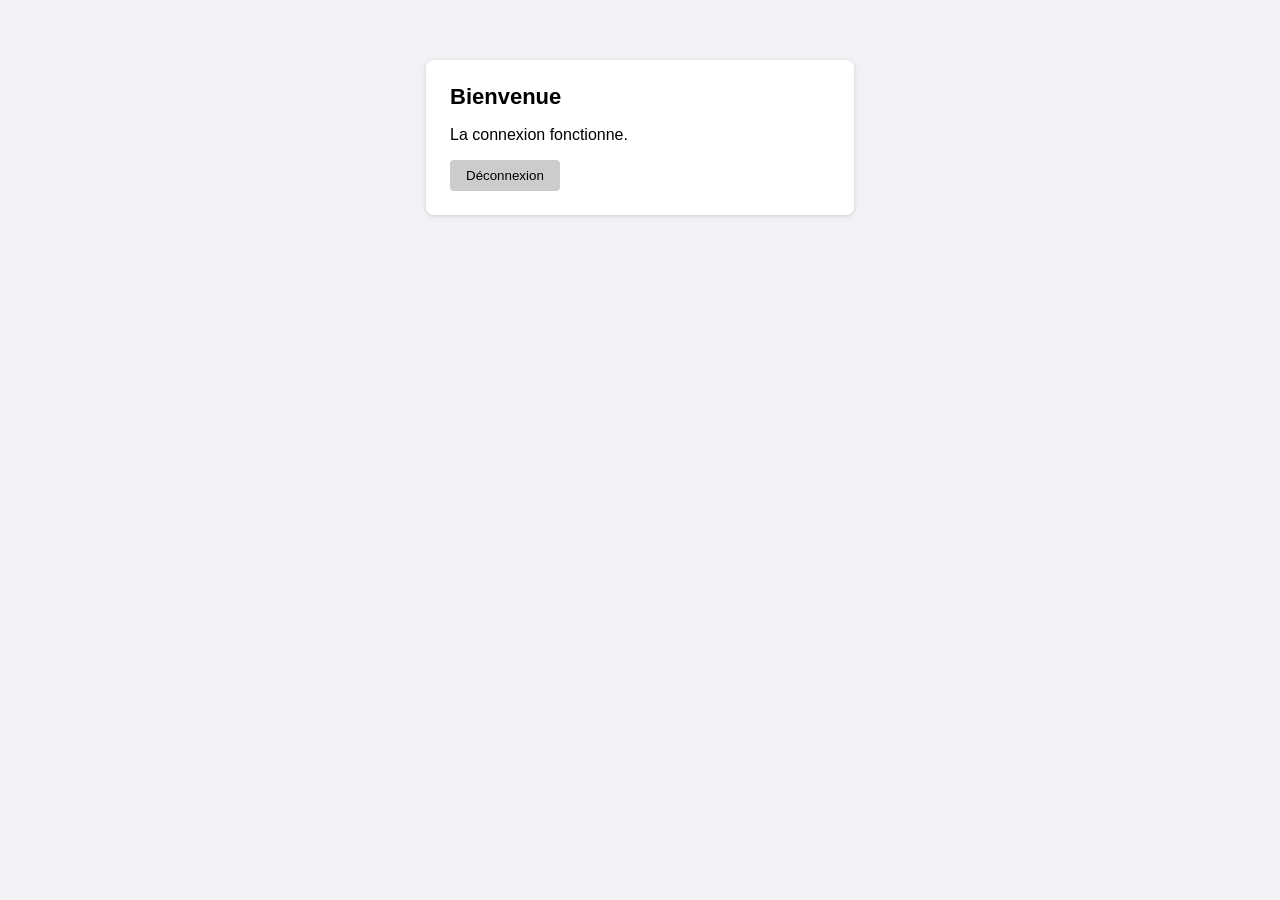
<file: TP-GitLab/ajax-20261126/depart/index.html>
<!DOCTYPE html>
<html lang="fr">
<head>
  <meta charset="UTF-8">
  <meta name="viewport" content="width=device-width, initial-scale=1.0">
  <title>Accueil</title>
  <link rel="stylesheet" href="style.css">
  <script defer>
    async function chargerMembre() {
      const response = await fetch("moi.php");
      if (response.status === 401) {          // pas connecté : retour au login
        window.location.href = "login.html";
        return;
      }
      const data = await response.json();
      document.getElementById("nom").textContent = data.membre.nom;
    }

    document.addEventListener("DOMContentLoaded", () => {
      document.getElementById("logout").addEventListener("click", async () => {
        await fetch("logout.php");
        window.location.href = "login.html";
      });
      chargerMembre();
    });
  </script>
</head>
<body>
  <main class="carte">
    <h1>Bienvenue <span id="nom"></span></h1>
    <p>La connexion fonctionne.</p>
    <button id="logout" type="button" class="secondaire">Déconnexion</button>
  </main>
</body>
</html>
</file>
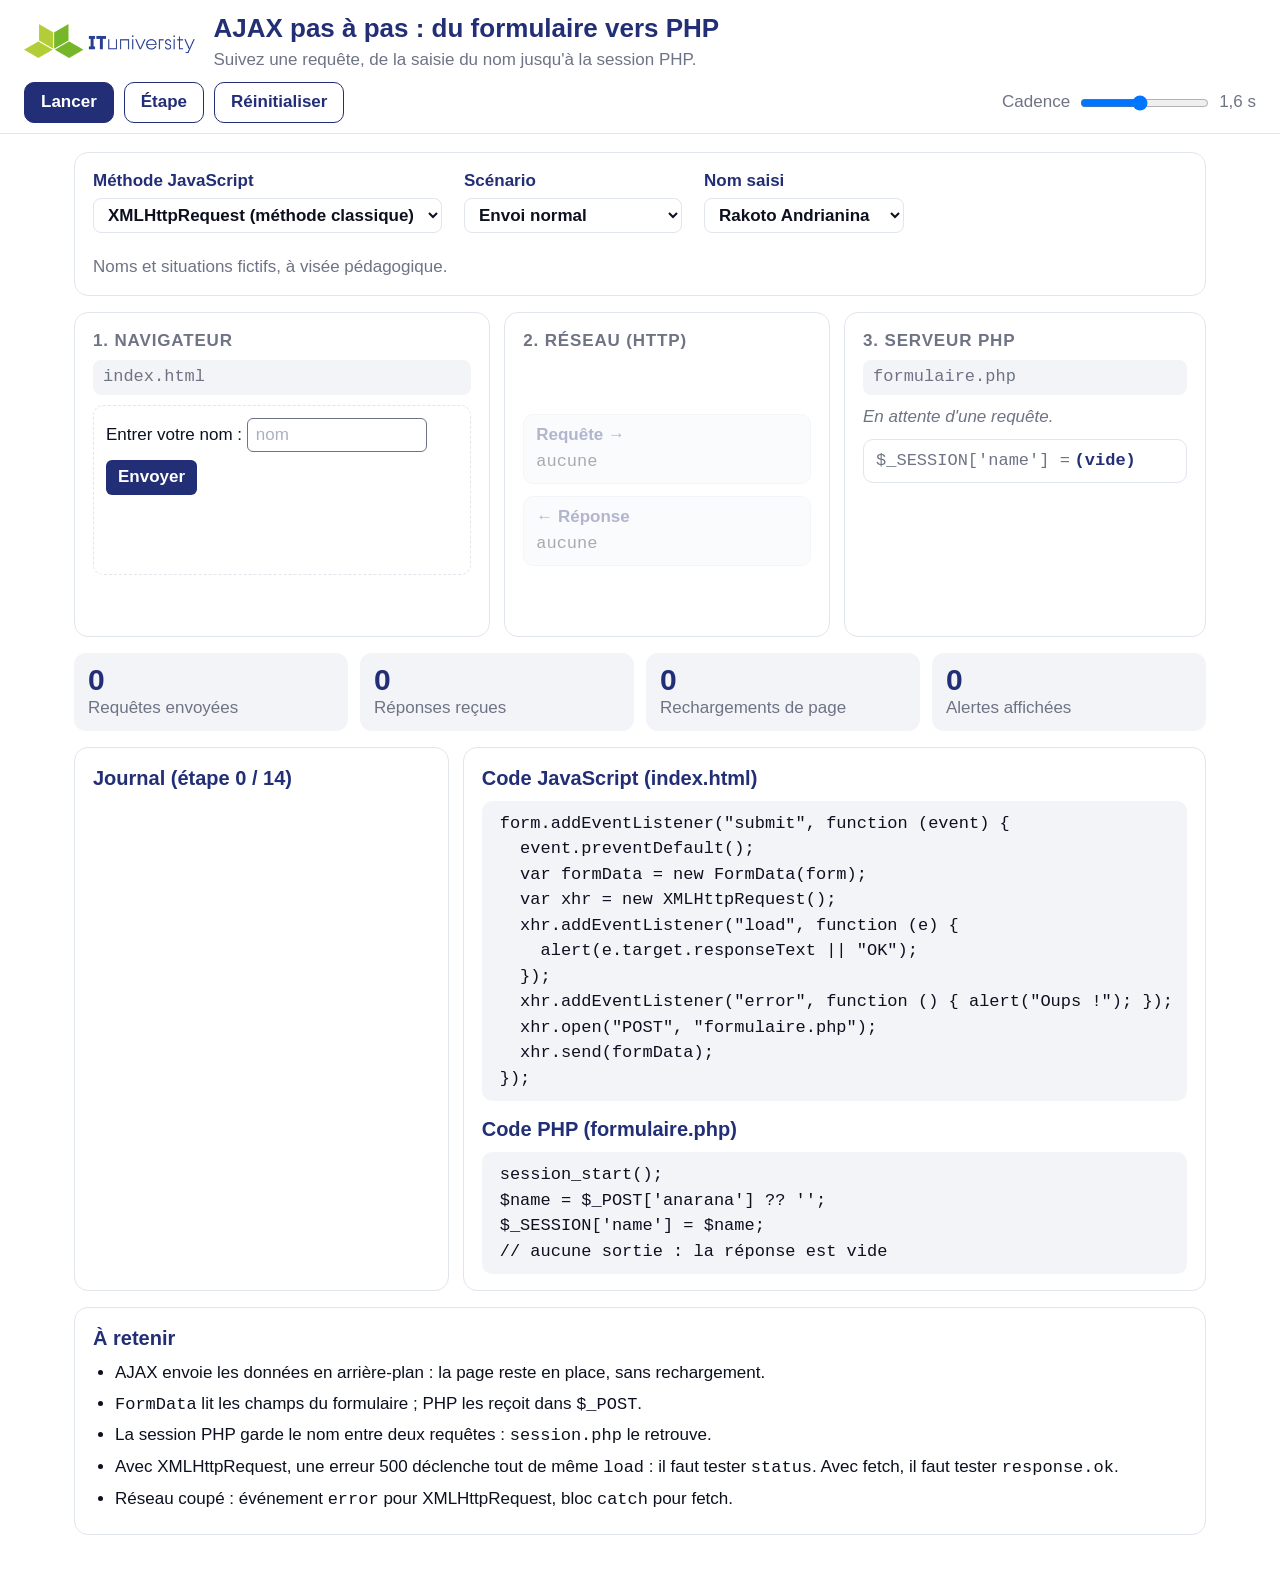
<file: TP-GitLab/ajax-visualiseur.html/ajax-visualiseur.html>
<!DOCTYPE html>
<html lang="fr">
<head>
<meta charset="UTF-8">
<meta name="viewport" content="width=device-width, initial-scale=1.0">
<title>AJAX pas à pas : du formulaire vers PHP</title>
<style>
:root{
  --navy:#222E76; --navy2:#283D91; --green:#76B729; --green-l:#B3CD38;
  --ink:#0C101F; --muted:#6E7385; --block:#F2F4F7; --line:#E1E5EC; --red:#C0392B;
  --green-bg:#EDF6DE; --red-bg:#FBEAE8;
}
*{box-sizing:border-box}
body{margin:0;background:#fff;color:var(--ink);font-family:Calibri,Carlito,"Segoe UI",Arial,sans-serif;font-size:17px;line-height:1.45}
code,pre,.mono{font-family:Consolas,"Courier New",monospace}
header{position:sticky;top:0;z-index:10;background:#fff;border-bottom:1px solid var(--line);padding:10px 24px}
.head-top{display:flex;align-items:center;gap:18px;flex-wrap:wrap}
.head-top img{height:34px;width:auto}
h1{margin:0;font-size:26px;color:var(--navy)}
.sub{color:var(--muted);font-size:17px}
.controls{display:flex;align-items:center;gap:10px;flex-wrap:wrap;margin-top:10px}
button{font:inherit;font-weight:700;border-radius:10px;border:1px solid var(--navy);background:#fff;color:var(--navy);padding:7px 16px;cursor:pointer}
button.primary{background:var(--navy);color:#fff}
button:disabled{opacity:.4;cursor:default}
button:focus-visible,select:focus-visible,input:focus-visible{outline:3px solid var(--green);outline-offset:2px}
.speed{display:flex;align-items:center;gap:8px;color:var(--muted);margin-left:auto}
main{max-width:1180px;margin:0 auto;padding:18px 24px 40px}
.card{background:#fff;border:1px solid var(--line);border-radius:14px;padding:16px 18px}
.card h2{margin:0 0 8px;font-size:20px;color:var(--navy)}
.config{display:flex;gap:22px;flex-wrap:wrap;align-items:flex-end;margin-bottom:16px}
.config label{display:flex;flex-direction:column;gap:4px;font-weight:700;color:var(--navy);font-size:17px}
select,input[type=text]{font:inherit;padding:6px 10px;border:1px solid var(--line);border-radius:8px;background:#fff;color:var(--ink);min-width:200px}
.note{color:var(--muted);font-size:17px}
.stage{display:grid;grid-template-columns:1.15fr .9fr 1fr;gap:14px;margin-bottom:16px}
@media(max-width:900px){.stage{grid-template-columns:1fr}}
.zone{transition:border-color .2s, background .2s}
.zone.active{border-color:var(--navy);box-shadow:0 0 0 2px rgba(34,46,118,.15)}
.zone-label{font-weight:700;color:var(--muted);letter-spacing:.05em;font-size:17px;text-transform:uppercase;margin-bottom:6px}
.url{background:var(--block);border-radius:8px;padding:5px 10px;font-family:Consolas,monospace;font-size:17px;color:var(--muted);margin-bottom:10px}
.page{min-height:170px;background:#fff;border:1px dashed var(--line);border-radius:10px;padding:12px;position:relative}
.fake-input{display:inline-block;min-width:180px;min-height:34px;border:1px solid var(--muted);border-radius:6px;padding:4px 8px;background:#fff;vertical-align:middle}
.fake-input.ph{color:#aab0bf}
.fake-btn{display:inline-block;background:var(--navy);color:#fff;border-radius:6px;padding:5px 12px;font-weight:700;margin-top:8px}
.fake-btn.click{background:var(--green)}
.badge{display:inline-block;border-radius:999px;padding:2px 10px;font-weight:700;font-size:17px;margin-top:8px}
.b-green{background:var(--green-bg);color:#3f6d10}
.b-navy{background:#E8EAF5;color:var(--navy)}
.b-red{background:var(--red-bg);color:var(--red)}
.fd{margin-top:8px;font-family:Consolas,monospace;font-size:17px;background:var(--block);border-radius:8px;padding:5px 10px}
.alertbox{margin-top:10px;border:2px solid var(--navy);border-radius:10px;padding:8px 12px;background:#fff;box-shadow:0 4px 14px rgba(34,46,118,.18)}
.alertbox.bad{border-color:var(--red);background:var(--red-bg)}
.alertbox .t{font-weight:700;color:var(--muted);font-size:17px}
.net{min-height:260px;display:flex;flex-direction:column;gap:12px;justify-content:center}
.msg{border:1px solid var(--line);border-radius:10px;padding:8px 12px;background:var(--block);font-family:Consolas,monospace;font-size:17px;min-height:70px;white-space:pre-wrap}
.msg.idle{opacity:.35}
.msg .dir{display:block;font-family:Calibri,Carlito,Arial,sans-serif;font-weight:700;color:var(--navy);margin-bottom:2px}
.msg.ok{background:var(--green-bg);border-color:var(--green-l)}
.msg.err{background:var(--red-bg);border-color:var(--red)}
.srv-line{font-family:Consolas,monospace;font-size:17px;padding:3px 8px;border-radius:6px;margin-bottom:4px;background:var(--block)}
.srv-line.err{background:var(--red-bg);color:var(--red)}
.sessionbox{margin-top:10px;border:1px solid var(--line);border-radius:10px;padding:8px 12px}
.sessionbox .k{font-family:Consolas,monospace;color:var(--muted)}
.sessionbox .v{font-family:Consolas,monospace;font-weight:700;color:var(--navy)}
.pop{animation:pop .45s ease-out}
@keyframes pop{from{opacity:0;transform:translateY(8px) scale(.97)}to{opacity:1;transform:none}}
@media(prefers-reduced-motion:reduce){.pop{animation:none}}
.counters{display:grid;grid-template-columns:repeat(4,1fr);gap:12px;margin-bottom:16px}
@media(max-width:700px){.counters{grid-template-columns:repeat(2,1fr)}}
.counter{background:var(--block);border-radius:12px;padding:10px 14px}
.counter .n{font-size:30px;font-weight:700;color:var(--navy);line-height:1.1}
.counter .l{color:var(--muted);font-size:17px}
.two{display:grid;grid-template-columns:1fr 1fr;gap:14px;margin-bottom:16px}
@media(max-width:900px){.two{grid-template-columns:1fr}}
#log{list-style:none;margin:0;padding:0;max-height:300px;overflow:auto}
#log li{display:flex;gap:6px;padding:6px 10px;border-radius:8px;margin-bottom:4px;border:1px solid transparent}
#log li.cur{border-color:var(--navy);background:#F5F6FB}
#log li.bad{color:var(--red)}
#log li .n{flex:none;min-width:28px;font-weight:700;color:var(--green)}
pre.code{margin:0;background:var(--block);border-radius:10px;padding:10px 0;overflow:auto;font-size:17px;line-height:1.5}
pre.code div{padding:0 14px;white-space:pre;border-left:4px solid transparent}
pre.code div.hl{background:var(--green-bg);border-left-color:var(--green)}
.retenir ul{margin:6px 0 0;padding-left:22px}
.retenir li{margin-bottom:6px}
.empty{color:var(--muted);font-style:italic}
</style>
</head>
<body>
<header>
  <div class="head-top">
    <img alt="ITUniversity" src="[data-uri]">
    <div>
      <h1>AJAX pas à pas : du formulaire vers PHP</h1>
      <div class="sub">Suivez une requête, de la saisie du nom jusqu'à la session PHP.</div>
    </div>
  </div>
  <div class="controls" role="group" aria-label="Contrôles">
    <button id="bPlay" class="primary">Lancer</button>
    <button id="bStep">Étape</button>
    <button id="bReset">Réinitialiser</button>
    <label class="speed">Cadence
      <input id="speed" type="range" min="400" max="3000" step="100" value="1600" aria-label="Cadence de lecture">
      <span id="speedTxt">1,6 s</span>
    </label>
  </div>
</header>

<main>
  <section class="card config" aria-label="Réglages">
    <label>Méthode JavaScript
      <select id="method">
        <option value="xhr">XMLHttpRequest (méthode classique)</option>
        <option value="fetch">fetch (méthode moderne)</option>
      </select>
    </label>
    <label>Scénario
      <select id="scen">
        <option value="ok">Envoi normal</option>
        <option value="vide">Champ laissé vide</option>
        <option value="500">Erreur 500 du serveur</option>
        <option value="reseau">Réseau coupé</option>
      </select>
    </label>
    <label>Nom saisi
      <select id="name">
        <option>Rakoto Andrianina</option>
        <option>Rasoa Miora</option>
        <option>Randria Tiana</option>
        <option>Rabe Hery</option>
        <option>Razafy Fanja</option>
      </select>
    </label>
    <div class="note">Noms et situations fictifs, à visée pédagogique.</div>
  </section>

  <section class="stage" aria-label="Visualisation">
    <div class="card zone" id="zNav">
      <div class="zone-label">1. Navigateur</div>
      <div class="url" id="url">index.html</div>
      <div class="page" id="page"></div>
    </div>
    <div class="card zone" id="zNet">
      <div class="zone-label">2. Réseau (HTTP)</div>
      <div class="net">
        <div class="msg idle" id="reqBox"><span class="dir">Requête →</span>aucune</div>
        <div class="msg idle" id="respBox"><span class="dir">← Réponse</span>aucune</div>
      </div>
    </div>
    <div class="card zone" id="zSrv">
      <div class="zone-label">3. Serveur PHP</div>
      <div class="url">formulaire.php</div>
      <div id="srvLines"><div class="empty">En attente d'une requête.</div></div>
      <div class="sessionbox"><span class="k">$_SESSION['name'] =</span> <span class="v" id="sessVal">(vide)</span></div>
    </div>
  </section>

  <section class="counters" aria-label="Compteurs">
    <div class="counter"><div class="n" id="cReq">0</div><div class="l">Requêtes envoyées</div></div>
    <div class="counter"><div class="n" id="cResp">0</div><div class="l">Réponses reçues</div></div>
    <div class="counter"><div class="n" id="cReload">0</div><div class="l">Rechargements de page</div></div>
    <div class="counter"><div class="n" id="cAlert">0</div><div class="l">Alertes affichées</div></div>
  </section>

  <section class="two">
    <div class="card">
      <h2>Journal (étape <span id="stepNo">0</span> / <span id="stepTot">0</span>)</h2>
      <ol id="log"></ol>
    </div>
    <div class="card">
      <h2>Code JavaScript (index.html)</h2>
      <pre class="code" id="codeJs"></pre>
      <h2 style="margin-top:14px">Code PHP (formulaire.php)</h2>
      <pre class="code" id="codePhp"></pre>
    </div>
  </section>

  <section class="card retenir">
    <h2>À retenir</h2>
    <ul>
      <li>AJAX envoie les données en arrière-plan : la page reste en place, sans rechargement.</li>
      <li><code>FormData</code> lit les champs du formulaire ; PHP les reçoit dans <code>$_POST</code>.</li>
      <li>La session PHP garde le nom entre deux requêtes : <code>session.php</code> le retrouve.</li>
      <li>Avec XMLHttpRequest, une erreur 500 déclenche tout de même <code>load</code> : il faut tester <code>status</code>. Avec fetch, il faut tester <code>response.ok</code>.</li>
      <li>Réseau coupé : événement <code>error</code> pour XMLHttpRequest, bloc <code>catch</code> pour fetch.</li>
    </ul>
  </section>
</main>

<script>
(function(){
"use strict";
var $ = function(id){ return document.getElementById(id); };
var esc = function(s){ return String(s).replace(/[&<>"]/g, function(c){ return {"&":"&amp;","<":"&lt;",">":"&gt;",'"':"&quot;"}[c]; }); };

var CODE_XHR = [
 ["x1","form.addEventListener(\"submit\", function (event) {"],
 ["x2","  event.preventDefault();"],
 ["x3","  var formData = new FormData(form);"],
 ["x4","  var xhr = new XMLHttpRequest();"],
 ["x5","  xhr.addEventListener(\"load\", function (e) {"],
 ["x5b","    alert(e.target.responseText || \"OK\");"],
 ["x5c","  });"],
 ["x6","  xhr.addEventListener(\"error\", function () { alert(\"Oups !\"); });"],
 ["x7","  xhr.open(\"POST\", \"formulaire.php\");"],
 ["x8","  xhr.send(formData);"],
 ["x9","});"]
];
var CODE_FETCH = [
 ["f1","form.addEventListener(\"submit\", async (event) => {"],
 ["f2","  event.preventDefault();"],
 ["f3","  const formData = new FormData(form);"],
 ["f4","  try {"],
 ["f5","    const response = await fetch(\"formulaire.php\","],
 ["f5b","      { method: \"POST\", body: formData });"],
 ["f6","    if (!response.ok) throw new Error(\"Erreur HTTP \" + response.status);"],
 ["f7","    const text = await response.text();"],
 ["f8","    alert(text !== \"\" ? text : \"OK\");"],
 ["f9","  } catch (error) { alert(\"Oups ! \" + error.message); }"],
 ["f10","});"]
];
var CODE_PHP = [
 ["p1","session_start();"],
 ["p2","$name = $_POST['anarana'] ?? '';"],
 ["p3","$_SESSION['name'] = $name;"],
 ["p4","// aucune sortie : la réponse est vide"]
];

var steps = [], idx = -1, timer = null, playing = false, view, opts;

function readOpts(){ opts = { method:$("method").value, scen:$("scen").value, name:$("name").value }; }

function resetView(){
  view = { formVal:"", clicked:false, noReload:false, fd:null, pending:false,
    req:null, reqKind:"", resp:null, respKind:"", srv:[], sess:"(vide)",
    alertMsg:null, alertBad:false, page:"form", pageName:null, url:"index.html",
    cReq:0, cResp:0, cReload:0, cAlert:0, fresh:"", zone:"", hl:[], hlp:[] };
}

function build(){
  var m = opts.method, sc = opts.scen;
  var name = (sc === "vide") ? "" : opts.name;
  var shown = name === "" ? "(vide)" : "« " + name + " »";
  var isX = m === "xhr";
  var first = isX ? "x" : "f";
  var S = [];
  function add(o){ S.push(o); }

  add({ zone:"nav", hl:[], log: name === ""
      ? "Le champ du nom reste vide. L'utilisateur clique sur Envoyer."
      : "L'utilisateur saisit " + shown + " puis clique sur Envoyer.",
    apply:function(v){ v.formVal = name; v.clicked = true; v.fresh = "page"; } });

  add({ zone:"nav", hl:[first+"1", first+"2"],
    log:"L'événement submit se déclenche. preventDefault() bloque l'envoi classique : la page ne se recharge pas.",
    apply:function(v){ v.noReload = true; v.fresh = "page"; } });

  add({ zone:"nav", hl:[first+"3"],
    log:"FormData lit les champs du formulaire : anarana = " + (name === "" ? "\"\"" : "\"" + name + "\"") + ".",
    apply:function(v){ v.fd = name; v.fresh = "fd"; } });

  add({ zone:"nav", hl: isX ? ["x4","x5","x5b","x5c","x6","x7","x8"] : ["f5","f5b"],
    log: isX
      ? "XMLHttpRequest : on branche les événements load et error, puis open() et send() lancent la requête."
      : "fetch() lance la requête et rend une promesse. await met la fonction en pause sans bloquer la page.",
    apply:function(v){ v.pending = true; v.fresh = "page"; } });

  if (sc === "reseau"){
    add({ zone:"net", hl:[], log:"Le réseau est coupé : la requête POST n'atteint jamais le serveur.",
      apply:function(v){ v.req = "POST /formulaire.php\nanarana=" + name; v.reqKind = "err"; v.cReq++; v.resp = "Aucune réponse : connexion impossible"; v.respKind = "err"; v.fresh = "req"; } });
    add({ zone:"nav", hl: isX ? ["x6"] : ["f9"],
      log: isX ? "L'événement error se déclenche côté navigateur."
               : "La promesse est rejetée (TypeError) : le bloc catch prend la main.",
      apply:function(v){ v.pending = false; v.fresh = "page"; } });
    add({ zone:"nav", hl: isX ? ["x6"] : ["f9"],
      log:"Alerte d'erreur affichée. Le serveur n'a rien reçu, la session reste inchangée.", bad:true,
      apply:function(v){ v.alertMsg = isX ? "Oups ! Quelque chose s'est mal passé." : "Oups ! Failed to fetch"; v.alertBad = true; v.cAlert++; v.fresh = "alert"; } });
    return S;
  }

  add({ zone:"net", hl:[], log:"La requête HTTP POST /formulaire.php voyage vers le serveur, avec anarana = " + (name === "" ? "\"\"" : "\"" + name + "\"") + ".",
    apply:function(v){ v.req = "POST /formulaire.php\nanarana=" + name; v.reqKind = ""; v.cReq++; v.fresh = "req"; } });

  add({ zone:"srv", hl:[], hlp:["p1"], log:"PHP démarre la session avec session_start().",
    apply:function(v){ v.srv = [{t:"session_start();"}]; v.fresh = "srv"; } });

  if (sc === "500"){
    add({ zone:"srv", hl:[], hlp:["p2"], bad:true,
      log:"Une erreur interne survient avant l'écriture en session : le nom n'est pas enregistré.",
      apply:function(v){ v.srv.push({t:"Erreur interne du serveur", err:true}); v.fresh = "srv"; } });
    add({ zone:"net", hl:[], log:"Le serveur répond 500 avec un corps vide.", bad:true,
      apply:function(v){ v.resp = "500 Internal Server Error\ncorps vide"; v.respKind = "err"; v.cResp++; v.fresh = "resp"; } });
    if (isX){
      add({ zone:"nav", hl:["x5","x5b"], bad:true,
        log:"load se déclenche quand même : XMLHttpRequest ne sépare pas succès et erreur HTTP. Sans test de status, le code croit à un succès.",
        apply:function(v){ v.pending = false; v.fresh = "page"; } });
      add({ zone:"nav", hl:["x5b"], bad:true,
        log:"Alerte « OK » affichée alors que la requête a échoué : réponse trompeuse.",
        apply:function(v){ v.alertMsg = "OK"; v.alertBad = true; v.cAlert++; v.fresh = "alert"; } });
    } else {
      add({ zone:"nav", hl:["f6"],
        log:"response.ok vaut false : le code lève une erreur et le bloc catch prend la main.",
        apply:function(v){ v.pending = false; v.fresh = "page"; } });
      add({ zone:"nav", hl:["f9"],
        log:"Alerte d'erreur affichée : la panne est bien signalée à l'utilisateur.",
        apply:function(v){ v.alertMsg = "Oups ! Erreur HTTP 500"; v.alertBad = true; v.cAlert++; v.fresh = "alert"; } });
    }
    return S;
  }

  add({ zone:"srv", hl:[], hlp:["p2"],
    log:"PHP lit $_POST['anarana'] : " + (name === "" ? "valeur absente ou vide, l'opérateur ?? donne une chaîne vide." : "\"" + name + "\"."),
    apply:function(v){ v.srv.push({t:"$name = " + (name === "" ? "''" : "'" + name + "'") + ";"}); v.fresh = "srv"; } });

  add({ zone:"srv", hl:[], hlp:["p3"],
    log:"Le nom est écrit dans $_SESSION['name'] : il reste sur le serveur après cette requête.",
    apply:function(v){ v.sess = name === "" ? "''" : "'" + name + "'"; v.srv.push({t:"$_SESSION['name'] = $name;"}); v.fresh = "sess"; } });

  add({ zone:"net", hl:[], hlp:["p4"], log:"PHP n'écrit rien : la réponse est 200 OK avec un corps vide.",
    apply:function(v){ v.resp = "200 OK\ncorps vide"; v.respKind = "ok"; v.cResp++; v.fresh = "resp"; } });

  add({ zone:"nav", hl: isX ? ["x5","x5b"] : ["f6","f7"],
    log: isX ? "L'événement load se déclenche : responseText est vide."
             : "response.ok vaut true ; text() lit le corps de la réponse (vide).",
    apply:function(v){ v.pending = false; v.fresh = "page"; } });

  add({ zone:"nav", hl: isX ? ["x5b"] : ["f8"],
    log:"Texte vide : l'alerte affiche « OK ». La page n'a pas été rechargée.",
    apply:function(v){ v.alertMsg = "OK"; v.alertBad = false; v.cAlert++; v.fresh = "alert"; } });

  add({ zone:"net", hl:[], log:"Clic sur « Voir le nom » : nouvelle requête GET /session.php. Cette fois, la page se recharge.",
    apply:function(v){ v.req = "GET /session.php"; v.reqKind = ""; v.cReq++; v.cReload++; v.alertMsg = null; v.url = "session.php"; v.fresh = "req"; } });

  add({ zone:"srv", hl:[], log:"session.php relit $_SESSION['name'] et construit la page HTML.",
    apply:function(v){ v.srv = [{t:"session_start();"},{t:"$name = $_SESSION['name'];"}]; v.fresh = "srv"; } });

  add({ zone:"nav", hl:[], log: name === ""
      ? "La page affiche « Votre nom : » sans valeur, car le champ était vide."
      : "La page affiche « Votre nom : " + name + " ». La donnée envoyée en AJAX est restée sur le serveur.",
    apply:function(v){ v.page = "session"; v.pageName = name; v.resp = "200 OK\nPage HTML : Votre nom : " + name; v.respKind = "ok"; v.cResp++; v.fresh = "page"; } });

  return S;
}

function codeHtml(lines, hl){
  return lines.map(function(l){
    return "<div class=\"" + (hl.indexOf(l[0]) >= 0 ? "hl" : "") + "\">" + esc(l[1]) + "</div>";
  }).join("");
}

function pop(id, key){ var el = $(id); if (el && view.fresh === key){ el.classList.remove("pop"); void el.offsetWidth; el.classList.add("pop"); } }

function render(){
  var v = view;
  ["zNav","zNet","zSrv"].forEach(function(z){ $(z).classList.remove("active"); });
  if (v.zone) $({nav:"zNav",net:"zNet",srv:"zSrv"}[v.zone]).classList.add("active");

  $("url").textContent = v.url;
  var h = "";
  if (v.page === "form"){
    h += "<label>Entrer votre nom : </label> ";
    h += "<span class=\"fake-input" + (v.formVal === "" ? " ph" : "") + "\">" + (v.formVal === "" ? (v.clicked ? "(vide)" : "nom") : esc(v.formVal)) + "</span><br>";
    h += "<span class=\"fake-btn" + (v.clicked ? " click" : "") + "\">Envoyer</span>";
    if (v.noReload) h += "<br><span class=\"badge b-green\">Page non rechargée</span>";
    if (v.fd !== null) h += "<div class=\"fd\" id=\"fd\">FormData : anarana = \"" + esc(v.fd) + "\"</div>";
    if (v.pending) h += "<br><span class=\"badge b-navy\">Requête en cours… la page reste utilisable</span>";
    if (v.alertMsg !== null) h += "<div class=\"alertbox" + (v.alertBad ? " bad" : "") + "\" id=\"alert\"><div class=\"t\">Alerte du navigateur</div>" + esc(v.alertMsg) + "</div>";
  } else {
    h += "<p>Votre nom : <b>" + esc(v.pageName) + "</b></p><span class=\"badge b-navy\">Page rechargée</span>";
  }
  $("page").innerHTML = h;
  pop("page","page"); pop("fd","fd"); pop("alert","alert");

  var rb = $("reqBox"), sb = $("respBox");
  rb.className = "msg" + (v.req ? (v.reqKind ? " " + v.reqKind : "") : " idle");
  rb.innerHTML = "<span class=\"dir\">Requête →</span>" + (v.req ? esc(v.req) : "aucune");
  sb.className = "msg" + (v.resp ? (v.respKind ? " " + v.respKind : "") : " idle");
  sb.innerHTML = "<span class=\"dir\">← Réponse</span>" + (v.resp ? esc(v.resp) : "aucune");
  pop("reqBox","req"); pop("respBox","resp");

  $("srvLines").innerHTML = v.srv.length
    ? v.srv.map(function(l){ return "<div class=\"srv-line" + (l.err ? " err" : "") + "\">" + esc(l.t) + "</div>"; }).join("")
    : "<div class=\"empty\">En attente d'une requête.</div>";
  $("sessVal").textContent = v.sess;
  pop("srvLines","srv"); pop("sessVal","sess");

  $("cReq").textContent = v.cReq; $("cResp").textContent = v.cResp;
  $("cReload").textContent = v.cReload; $("cAlert").textContent = v.cAlert;

  $("codeJs").innerHTML = codeHtml(opts.method === "xhr" ? CODE_XHR : CODE_FETCH, v.hl);
  $("codePhp").innerHTML = codeHtml(CODE_PHP, v.hlp);

  $("stepNo").textContent = Math.max(idx + 1, 0);
  $("stepTot").textContent = steps.length;
  $("bStep").disabled = idx >= steps.length - 1;
  $("bPlay").disabled = idx >= steps.length - 1 && !playing;
  $("bPlay").textContent = playing ? "Pause" : (idx >= 0 && idx < steps.length - 1 ? "Reprendre" : "Lancer");
}

function addLog(i){
  var s = steps[i], li = document.createElement("li");
  li.className = "cur" + (s.bad ? " bad" : "");
  li.innerHTML = "<span class=\"n\">" + (i + 1) + ".</span><span>" + esc(s.log) + "</span>";
  var prev = $("log").querySelector(".cur"); if (prev) prev.classList.remove("cur");
  $("log").appendChild(li);
  $("log").scrollTop = $("log").scrollHeight;
}

function stepOnce(){
  if (idx >= steps.length - 1) return false;
  idx++;
  var s = steps[idx];
  s.apply(view);
  view.zone = s.zone; view.hl = s.hl || []; view.hlp = s.hlp || [];
  addLog(idx);
  render();
  return idx < steps.length - 1;
}

function stop(){ playing = false; if (timer){ clearTimeout(timer); timer = null; } }
function tick(){
  if (!playing) return;
  var more = stepOnce();
  if (more) timer = setTimeout(tick, +$("speed").value);
  else { playing = false; render(); }
}

function reset(){
  stop(); readOpts(); resetView(); steps = build(); idx = -1;
  $("log").innerHTML = ""; render();
}

$("bPlay").addEventListener("click", function(){
  if (playing){ stop(); render(); return; }
  if (idx >= steps.length - 1) return;
  playing = true; render(); tick();
});
$("bStep").addEventListener("click", function(){ stop(); stepOnce(); render(); });
$("bReset").addEventListener("click", reset);
["method","scen","name"].forEach(function(id){ $(id).addEventListener("change", reset); });
$("speed").addEventListener("input", function(){ $("speedTxt").textContent = (this.value / 1000).toFixed(1).replace(".", ",") + " s"; });

reset();
})();
</script>
</body>
</html>
</file>
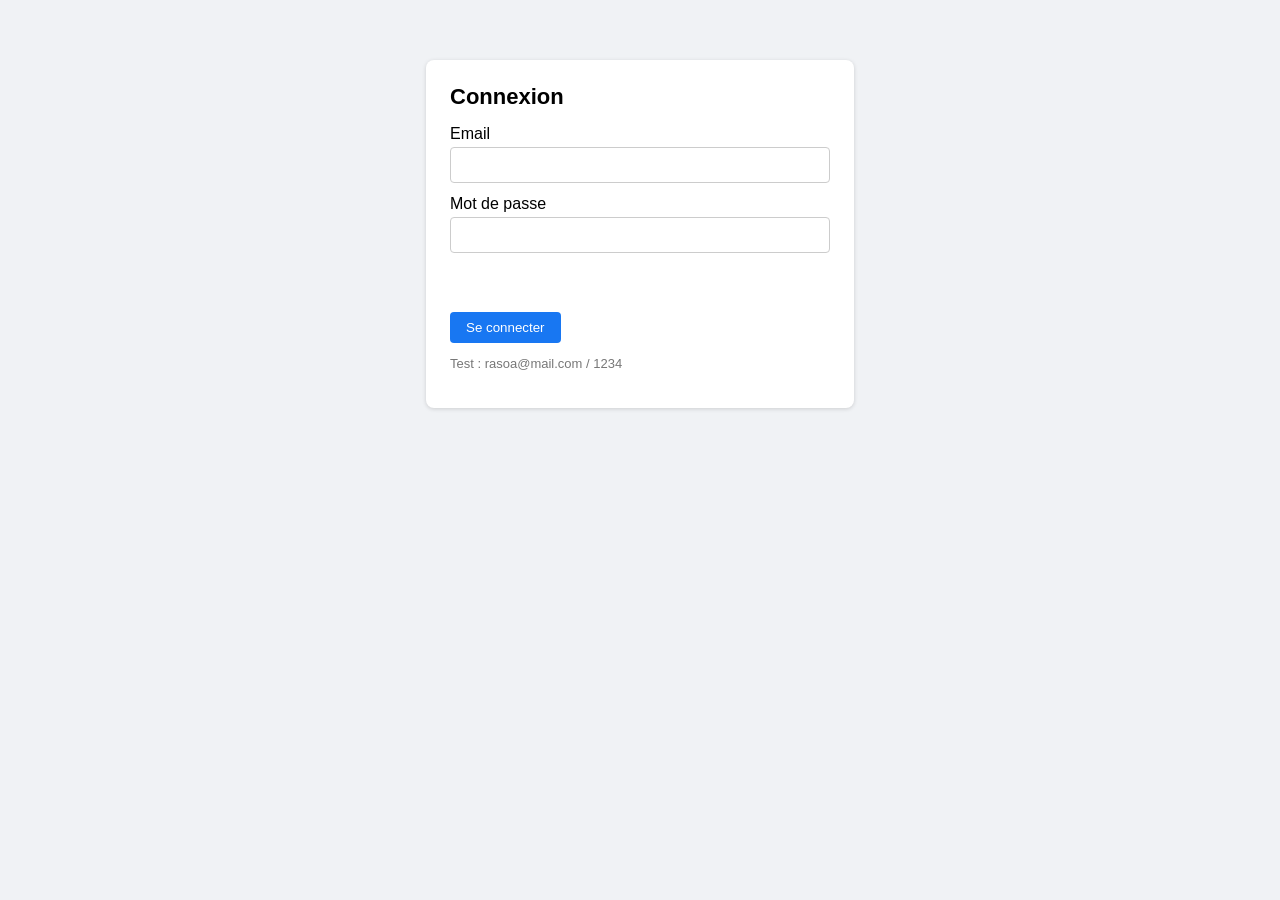
<file: TP-GitLab/ajax-20261126/depart/login.html>
<!DOCTYPE html>
<html lang="fr">
<head>
  <meta charset="UTF-8">
  <meta name="viewport" content="width=device-width, initial-scale=1.0">
  <title>Connexion</title>
  <link rel="stylesheet" href="style.css">
  <script defer>
    async function sendLogin(form) {
      const erreur = document.getElementById("erreur");
      erreur.textContent = "";

      try {
        const response = await fetch("login.php", {
          method: "POST",
          body: new FormData(form)
        });
        // Le serveur répond en JSON, y compris pour l'erreur 401
        const data = await response.json();

        if (data.ok) {
          window.location.href = "index.html";
        } else {
          erreur.textContent = data.message;
        }
      } catch (error) {
        erreur.textContent = "Oups ! Quelque chose s'est mal passé : " + error.message;
      }
    }

    document.addEventListener("DOMContentLoaded", () => {
      const form = document.getElementById("loginForm");
      form.addEventListener("submit", (event) => {
        event.preventDefault();
        sendLogin(form);
      });
    });
  </script>
</head>
<body>
  <main class="carte">
    <h1>Connexion</h1>
    <form id="loginForm">
      <label for="email">Email</label>
      <input id="email" name="email" type="email" required>

      <label for="pwd">Mot de passe</label>
      <input id="pwd" name="pwd" type="password" required>

      <p id="erreur" class="erreur"></p>
      <button type="submit">Se connecter</button>
    </form>
    <p class="aide">Test : rasoa@mail.com / 1234</p>
  </main>
</body>
</html>
</file>
<file: TP-GitLab/ajax-20261126/depart/style.css>
body { font-family: Arial, sans-serif; background: #f0f2f5; margin: 0; padding: 20px; }
.carte { background: #fff; max-width: 380px; margin: 40px auto; padding: 24px; border-radius: 8px; box-shadow: 0 1px 4px rgba(0,0,0,.15); }
.carte.large { max-width: 600px; margin-top: 0; }
h1 { margin-top: 0; font-size: 22px; }
label { display: block; margin: 12px 0 4px; }
input, textarea { width: 100%; box-sizing: border-box; padding: 8px; border: 1px solid #ccc; border-radius: 4px; font: inherit; }
button { background: #1877f2; color: #fff; border: 0; padding: 8px 16px; border-radius: 4px; cursor: pointer; margin-top: 8px; }
button.secondaire { background: #ccc; color: #000; margin: 0; }
.erreur { color: #c00; min-height: 1.2em; }
.aide { color: #777; font-size: 13px; }
.entete { display: flex; justify-content: space-between; align-items: center; margin-bottom: 16px; }
#formPublier { text-align: right; margin-bottom: 24px; }
.publication { border-top: 1px solid #ddd; padding: 16px 0; }
.auteur { color: #1877f2; font-weight: bold; }
.texte { margin: 4px 0 12px; white-space: pre-wrap; }
.commentaires { margin-left: 16px; }
.form-commentaire { display: flex; gap: 8px; margin-left: 16px; align-items: center; }
.form-commentaire button { margin: 0; }
</file>
